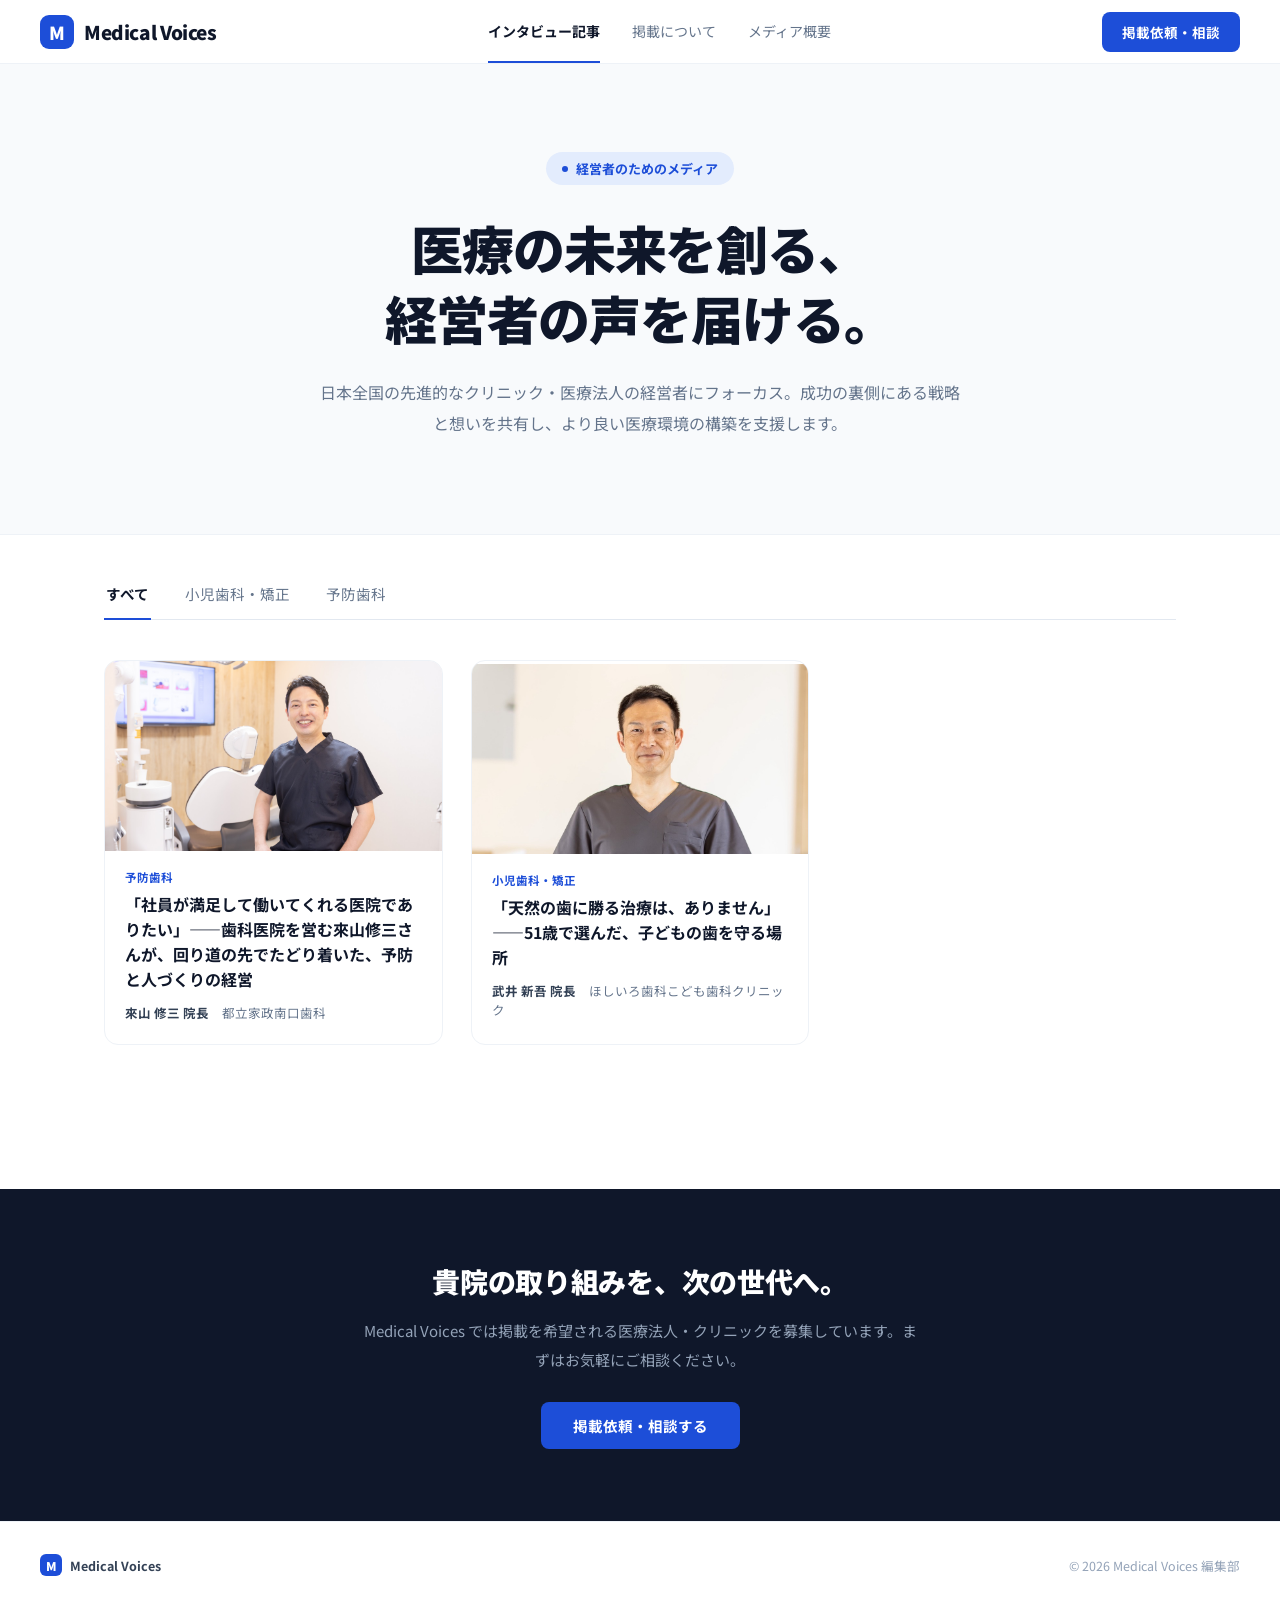
<file: index.html>
<!DOCTYPE html>
<html lang="ja">
<head>
<meta charset="utf-8">
<meta name="viewport" content="width=device-width, initial-scale=1">
<title>Medical Voices｜医療の未来を創る、経営者の声を届ける。</title>
<link rel="icon" href="data:image/svg+xml,%3Csvg xmlns='http://www.w3.org/2000/svg' viewBox='0 0 32 32'%3E%3Crect width='32' height='32' rx='7' fill='%231d4ed8'/%3E%3Ctext x='16' y='23' font-family='Arial,sans-serif' font-weight='900' font-size='19' fill='%23fff' text-anchor='middle'%3EM%3C/text%3E%3C/svg%3E">
<meta name="description" content="日本全国の先進的なクリニック・医療法人の経営者にフォーカス。成功の裏側にある戦略と想いを共有し、より良い医療環境の構築を支援するインタビューメディア。">
<link rel="preconnect" href="https://fonts.googleapis.com">
<link href="https://fonts.googleapis.com/css2?family=Noto+Sans+JP:wght@400;500;700;900&display=swap" rel="stylesheet">
<link rel="stylesheet" href="css/style.css?v=0adb68a6">
</head>
<body>

<header class="site-header">
  <div class="site-logo" id="logo-link">
    <div class="site-logo-mark">M</div>
    <div class="site-logo-text">Medical Voices</div>
  </div>
  <nav class="site-nav">
    <button type="button" id="nav-home">インタビュー記事</button>
    <button type="button" id="nav-about">掲載について</button>
    <button type="button" id="nav-media">メディア概要</button>
  </nav>
  <button type="button" class="header-cta" id="header-cta">掲載依頼・相談</button>
</header>

<main>

  <!-- Home view -->
  <section id="view-home">
    <div class="hero">
      <div class="hero-eyebrow"><span class="hero-eyebrow-dot"></span>経営者のためのメディア</div>
      <h1 class="hero-title">医療の未来を創る、<br>経営者の声を届ける。</h1>
      <p class="hero-desc">日本全国の先進的なクリニック・医療法人の経営者にフォーカス。成功の裏側にある戦略と想いを共有し、より良い医療環境の構築を支援します。</p>
    </div>

    <div class="tab-bar-wrap">
      <div id="tab-bar" class="tab-bar"></div>
    </div>

    <div id="featured-grid" class="featured-grid"></div>

    <div id="article-grid" class="article-grid"></div>

    <div id="no-results" class="no-results"></div>

    <div class="home-cta">
      <div class="home-cta-title">貴院の取り組みを、次の世代へ。</div>
      <p class="home-cta-desc">Medical Voices では掲載を希望される医療法人・クリニックを募集しています。まずはお気軽にご相談ください。</p>
      <button type="button" class="home-cta-button" id="home-cta-button">掲載依頼・相談する</button>
    </div>
  </section>

  <!-- Article view -->
  <section id="view-article" class="article-view is-hidden">
    <button type="button" class="article-back" id="article-back-link">← インタビュー記事一覧へ戻る</button>
    <div class="card-category" id="article-category"></div>
    <h1 class="article-title" id="article-title"></h1>
    <div class="article-byline-row">
      <div class="avatar" id="article-avatar"></div>
      <div>
        <div class="article-byline-name" id="article-person"></div>
        <div class="article-byline-meta" id="article-meta"></div>
      </div>
    </div>
    <div class="article-hero" id="article-hero"></div>
    <p class="article-lead" id="article-lead"></p>
    <div class="article-body" id="article-body"></div>
    <div class="article-profile-box">
      <div class="article-profile-label">PROFILE</div>
      <div class="article-profile-name" id="article-profile-name"></div>
      <p class="article-profile-text" id="article-profile-text"></p>
    </div>
  </section>

  <!-- About / contact view -->
  <section id="view-about" class="static-view is-hidden">
    <div class="card-category">掲載について</div>
    <h1>掲載のご依頼・ご相談</h1>
    <p>Medical Voices では、先進的な取り組みを行う医療法人・クリニックの経営者インタビューを随時掲載しています。取材から記事制作・公開まで、編集部が一貫してサポートします。</p>
    <div class="steps-grid">
      <div class="step-card">
        <div class="step-num">01</div>
        <div class="step-title">お問い合わせ</div>
        <div class="step-desc">フォームより掲載希望の旨をご連絡ください。</div>
      </div>
      <div class="step-card">
        <div class="step-num">02</div>
        <div class="step-title">取材・撮影</div>
        <div class="step-desc">オンラインまたは訪問にてインタビューを実施します。</div>
      </div>
      <div class="step-card">
        <div class="step-num">03</div>
        <div class="step-title">記事公開</div>
        <div class="step-desc">ご確認をいただいたのち、記事を公開します。</div>
      </div>
    </div>
    <form class="contact-box" id="contact-form">
      <div class="contact-box-title">お問い合わせフォーム</div>
      <input type="text" placeholder="法人・クリニック名" required>
      <input type="text" placeholder="ご担当者名" required>
      <input type="email" placeholder="メールアドレス" required>
      <textarea placeholder="ご相談内容" rows="4"></textarea>
      <button type="submit" class="contact-submit" id="contact-submit">送信する</button>
    </form>
  </section>

  <!-- Media overview view -->
  <section id="view-media" class="static-view is-hidden">
    <div class="card-category">メディア概要</div>
    <h1>Medical Voices とは</h1>
    <p>Medical Voices は、医療法人・クリニックの経営者の声を届けるインタビューメディアです。経営戦略、組織づくり、地域医療への想い——現場のリアルな知見を発信し、医療業界全体の発展に貢献します。</p>
    <div class="media-table">
      <div class="k">メディア名</div>
      <div class="v">Medical Voices（メディカルボイス）</div>
      <div class="k">対象</div>
      <div class="v">医療法人・クリニックの経営者、医療従事者</div>
      <div class="k">主なテーマ</div>
      <div class="v">DX / 経営戦略、ホスピタリティ、在宅医療、自由診療</div>
      <div class="k row-last">運営</div>
      <div class="v row-last">Medical Voices 編集部</div>
    </div>
  </section>

</main>

<footer class="site-footer">
  <div class="site-footer-brand">
    <div class="site-footer-mark">M</div>
    <span class="site-footer-name">Medical Voices</span>
  </div>
  <div>© 2026 Medical Voices 編集部</div>
</footer>

<script src="js/main.js?v=0adb68a6"></script>
</body>
</html>
</file>
<file: css/style.css>
:root {
  --blue: #1d4ed8;
  --blue-hover: #1e40af;
  --blue-soft: #e3ecfd;
  --dark: #0f172a;
  --bg-soft: #f8fafc;
  --border: #eef2f7;
  --border-strong: #e2e8f0;
  --border-input: #dbe3ee;
  --text-muted: #64748b;
  --text-body: #334155;
  --accent-orange: #f97316;
}

* { box-sizing: border-box; }

body {
  margin: 0;
  background: #ffffff;
  font-family: 'Noto Sans JP', sans-serif;
  color: var(--dark);
  -webkit-font-smoothing: antialiased;
}

a { color: var(--blue); text-decoration: none; }
a:hover { color: var(--blue-hover); }

.is-hidden { display: none !important; }

/* ---- Header ---- */
.site-header {
  position: sticky;
  top: 0;
  z-index: 50;
  background: #ffffff;
  border-bottom: 1px solid var(--border);
  padding: 0 40px;
  display: flex;
  align-items: center;
  justify-content: space-between;
  height: 64px;
}
.site-logo {
  display: flex;
  align-items: center;
  gap: 10px;
  cursor: pointer;
}
.site-logo-mark {
  width: 34px;
  height: 34px;
  border-radius: 9px;
  background: var(--blue);
  color: #fff;
  display: flex;
  align-items: center;
  justify-content: center;
  font-weight: 900;
  font-size: 18px;
  flex: 0 0 auto;
}
.site-logo-text {
  font-weight: 900;
  font-size: 19px;
  letter-spacing: -0.02em;
  color: var(--dark);
}
.site-nav {
  display: flex;
  gap: 32px;
  align-items: center;
  font-size: 14px;
}
.site-nav button {
  cursor: pointer;
  padding: 20px 0;
  font-weight: 400;
  color: var(--text-muted);
  border: none;
  border-bottom: 2px solid transparent;
  background: none;
  font: inherit;
  font-family: inherit;
}
.site-nav button.is-active {
  font-weight: 700;
  color: var(--dark);
  border-bottom-color: var(--blue);
}
.header-cta {
  background: var(--blue);
  color: #fff;
  font-size: 13.5px;
  font-weight: 700;
  padding: 10px 20px;
  border-radius: 8px;
  cursor: pointer;
  border: none;
  font-family: inherit;
  flex: 0 0 auto;
}
.header-cta:hover { background: var(--blue-hover); }

/* ---- Home: hero ---- */
.hero {
  background: var(--bg-soft);
  border-bottom: 1px solid var(--border);
  padding: 88px 24px 96px;
  text-align: center;
}
.hero-eyebrow {
  display: inline-flex;
  align-items: center;
  gap: 8px;
  background: var(--blue-soft);
  color: var(--blue);
  font-size: 13px;
  font-weight: 700;
  padding: 7px 16px;
  border-radius: 999px;
}
.hero-eyebrow-dot {
  width: 6px;
  height: 6px;
  border-radius: 50%;
  background: var(--blue);
  display: inline-block;
}
.hero-title {
  font-size: 52px;
  font-weight: 900;
  letter-spacing: -0.02em;
  line-height: 1.35;
  margin: 28px 0 24px;
}
.hero-desc {
  max-width: 640px;
  margin: 0 auto;
  font-size: 16px;
  line-height: 1.9;
  color: var(--text-muted);
}

/* ---- Home: category tabs ---- */
.tab-bar-wrap {
  max-width: 1120px;
  margin: 0 auto;
  padding: 48px 24px 0;
}
.tab-bar {
  display: flex;
  gap: 32px;
  border-bottom: 1px solid var(--border-strong);
  flex-wrap: wrap;
}
.tab-chip {
  cursor: pointer;
  padding: 0 2px 14px;
  font-size: 14.5px;
  font-weight: 400;
  color: var(--text-muted);
  border: none;
  border-bottom: 2px solid transparent;
  margin-bottom: -1px;
  background: none;
  font-family: inherit;
}
.tab-chip.is-active {
  font-weight: 700;
  color: var(--dark);
  border-bottom-color: var(--blue);
}

/* ---- Home: featured (2-col) ---- */
.featured-grid {
  max-width: 1120px;
  margin: 0 auto;
  padding: 36px 24px 0;
  display: grid;
  grid-template-columns: 1fr 1fr;
  gap: 28px;
}
.featured-card {
  cursor: pointer;
  position: relative;
  border-radius: 16px;
  overflow: hidden;
  background: #fff;
  display: flex;
  flex-direction: column;
  border: none;
  text-align: left;
  padding: 0;
  font: inherit;
  font-family: inherit;
  color: inherit;
}
.featured-card-media {
  position: relative;
  width: 100%;
  height: 340px;
  flex: 0 0 340px;
  background: #f1f5f9;
}
.featured-card-media img,
.featured-card-media .ph-img {
  width: 100%;
  height: 100%;
  object-fit: cover;
}
.featured-badge {
  position: absolute;
  top: 16px;
  left: 16px;
  background: #fff;
  border-radius: 999px;
  padding: 6px 14px;
  font-size: 12px;
  font-weight: 700;
  display: flex;
  align-items: center;
  gap: 6px;
  pointer-events: none;
  box-shadow: 0 1px 4px rgba(15, 23, 42, 0.12);
}
.featured-badge-dot {
  width: 6px;
  height: 6px;
  border-radius: 50%;
  background: var(--accent-orange);
  display: inline-block;
}
.featured-card-body {
  flex: 1;
  padding: 22px 24px 26px;
  background: #fff;
  border: 1px solid var(--border);
  border-top: none;
  border-radius: 0 0 16px 16px;
}
.card-category {
  font-size: 12px;
  font-weight: 700;
  color: var(--blue);
  margin-bottom: 8px;
}
.featured-card-title {
  font-size: 20px;
  font-weight: 900;
  line-height: 1.5;
  letter-spacing: -0.01em;
}
.card-byline {
  display: flex;
  align-items: center;
  gap: 10px;
  margin-top: 16px;
  font-size: 13px;
  color: var(--text-muted);
}
.avatar {
  width: 32px;
  height: 32px;
  flex: 0 0 32px;
  border-radius: 50%;
  overflow: hidden;
  background: var(--blue-soft);
  color: var(--blue);
  display: flex;
  align-items: center;
  justify-content: center;
  font-weight: 900;
  font-size: 13px;
}
.avatar img { width: 100%; height: 100%; object-fit: cover; }
.card-byline .person-name { font-weight: 700; color: var(--dark); }

/* ---- Home: article grid (3-col) ---- */
.article-grid {
  max-width: 1120px;
  margin: 0 auto;
  padding: 40px 24px 72px;
  display: grid;
  grid-template-columns: repeat(3, 1fr);
  gap: 28px;
}
.article-card {
  cursor: pointer;
  border: 1px solid var(--border);
  border-radius: 14px;
  overflow: hidden;
  background: #fff;
  padding: 0;
  text-align: left;
  font: inherit;
  font-family: inherit;
  color: inherit;
  display: block;
}
.article-card:hover { box-shadow: 0 8px 24px rgba(15, 23, 42, 0.08); }
.article-card-media { width: 100%; height: 190px; }
.article-card-media img,
.article-card-media .ph-img { width: 100%; height: 100%; object-fit: cover; }
.article-card-body { padding: 18px 20px 22px; }
.article-card-body .card-category { font-size: 11.5px; margin-bottom: 7px; }
.article-card-title {
  font-size: 16px;
  font-weight: 700;
  line-height: 1.55;
}
.article-card-meta {
  font-size: 12.5px;
  color: var(--text-muted);
  margin-top: 12px;
}
.article-card-meta .person-name { font-weight: 700; color: #334155; }

.no-results {
  max-width: 1120px;
  margin: 0 auto;
  padding: 0 24px 72px;
  text-align: center;
  color: var(--text-muted);
  font-size: 13px;
}

/* Placeholder image (no photo yet) */
.ph-img {
  position: relative;
  background: repeating-linear-gradient(135deg, #eef2f7, #eef2f7 12px, #f8fafc 12px, #f8fafc 24px);
  display: flex;
  align-items: center;
  justify-content: center;
  text-align: center;
}
.ph-img span {
  font: 11px/1.5 ui-monospace, Menlo, monospace;
  color: var(--text-muted);
  letter-spacing: .02em;
  background: rgba(255, 255, 255, .8);
  padding: 4px 10px;
  border-radius: 4px;
}

/* ---- Home: CTA ---- */
.home-cta {
  background: var(--dark);
  color: #fff;
  text-align: center;
  padding: 72px 24px;
}
.home-cta-title {
  font-size: 28px;
  font-weight: 900;
  letter-spacing: -0.01em;
}
.home-cta-desc {
  color: #94a3b8;
  font-size: 15px;
  line-height: 1.9;
  max-width: 560px;
  margin: 16px auto 28px;
}
.home-cta-button {
  display: inline-block;
  background: var(--blue);
  color: #fff;
  font-weight: 700;
  font-size: 14.5px;
  padding: 13px 32px;
  border-radius: 8px;
  cursor: pointer;
  border: none;
  font-family: inherit;
}
.home-cta-button:hover { background: #2563eb; }

/* ---- Article view ---- */
.article-view {
  max-width: 760px;
  margin: 0 auto;
  padding: 48px 24px 80px;
}
.article-back {
  font-size: 13.5px;
  color: var(--text-muted);
  cursor: pointer;
  margin-bottom: 28px;
  display: inline-block;
  background: none;
  border: none;
  padding: 0;
  font-family: inherit;
}
.article-back:hover { color: var(--blue); }
.article-title {
  font-size: 32px;
  font-weight: 900;
  line-height: 1.5;
  letter-spacing: -0.01em;
  margin: 0 0 20px;
}
.article-byline-row {
  display: flex;
  align-items: center;
  gap: 12px;
  padding-bottom: 28px;
  border-bottom: 1px solid var(--border);
  margin-bottom: 32px;
}
.article-byline-row .avatar { width: 44px; height: 44px; flex: 0 0 44px; font-size: 17px; }
.article-byline-name { font-size: 14.5px; font-weight: 700; }
.article-byline-meta { font-size: 12.5px; color: var(--text-muted); }
.article-hero {
  width: 100%;
  height: 460px;
  border-radius: 14px;
  overflow: hidden;
  margin-bottom: 36px;
  background: #f1f5f9;
}
.article-hero img { width: 100%; height: 100%; object-fit: cover; }
.article-hero .ph-img { height: 100%; }
.article-lead {
  font-size: 15.5px;
  line-height: 2.1;
  color: var(--text-body);
}
.qa-block { margin-top: 36px; }
.qa-question {
  display: flex;
  gap: 12px;
  align-items: baseline;
  margin-bottom: 14px;
}
.qa-q-label { flex: 0 0 auto; font-weight: 900; color: var(--blue); font-size: 15px; }
.qa-q-text { font-size: 17px; font-weight: 700; line-height: 1.7; }
.qa-answer { font-size: 15.5px; line-height: 2.1; color: var(--text-body); margin: 0; }
.article-section { margin-top: 44px; }
.article-section-heading {
  font-size: 22px;
  font-weight: 900;
  line-height: 1.6;
  letter-spacing: -0.01em;
  margin: 0 0 20px;
  padding-left: 14px;
  border-left: 4px solid var(--blue);
}
.article-body blockquote {
  margin: 24px 0;
  background: var(--bg-soft);
  border-radius: 12px;
  padding: 22px 26px;
  font-size: 16.5px;
  font-weight: 500;
  line-height: 2;
  color: var(--dark);
}
.article-body p {
  font-size: 15.5px;
  line-height: 2.1;
  color: var(--text-body);
  margin: 0 0 20px;
}
.article-profile-box {
  margin-top: 48px;
  background: var(--bg-soft);
  border: 1px solid var(--border);
  border-radius: 14px;
  padding: 24px 28px;
}
.article-profile-label {
  font-size: 13px;
  font-weight: 700;
  color: var(--text-muted);
  margin-bottom: 8px;
}
.article-profile-name { font-size: 14.5px; font-weight: 700; }
.article-profile-text {
  font-size: 13.5px;
  color: var(--text-muted);
  line-height: 1.9;
  margin: 8px 0 0;
}

/* ---- About view ---- */
.static-view {
  max-width: 760px;
  margin: 0 auto;
  padding: 64px 24px 80px;
}
.static-view .card-category { margin-bottom: 12px; }
.static-view h1 {
  font-size: 34px;
  font-weight: 900;
  letter-spacing: -0.01em;
  margin: 0 0 20px;
}
.static-view > p {
  font-size: 15.5px;
  line-height: 2;
  color: var(--text-body);
}
.steps-grid {
  display: grid;
  grid-template-columns: 1fr 1fr 1fr;
  gap: 20px;
  margin: 36px 0 44px;
}
.step-card { border: 1px solid var(--border); border-radius: 12px; padding: 22px; }
.step-num { font-size: 22px; font-weight: 900; color: var(--blue); }
.step-title { font-weight: 700; margin: 10px 0 6px; }
.step-desc { font-size: 13px; color: var(--text-muted); line-height: 1.8; }

.contact-box {
  background: var(--bg-soft);
  border: 1px solid var(--border);
  border-radius: 14px;
  padding: 32px;
  display: flex;
  flex-direction: column;
  gap: 16px;
}
.contact-box-title { font-size: 17px; font-weight: 900; }
.contact-box input,
.contact-box textarea {
  border: 1px solid var(--border-input);
  border-radius: 8px;
  padding: 12px 14px;
  font-size: 14px;
  font-family: inherit;
  width: 100%;
}
.contact-box textarea { resize: vertical; }
.contact-submit {
  background: var(--blue);
  color: #fff;
  text-align: center;
  font-weight: 700;
  font-size: 14.5px;
  padding: 13px;
  border-radius: 8px;
  cursor: pointer;
  border: none;
  font-family: inherit;
}
.contact-submit:hover { background: var(--blue-hover); }

/* ---- Media view ---- */
.media-table {
  display: grid;
  grid-template-columns: 1fr 1fr;
  gap: 0;
  border: 1px solid var(--border);
  border-radius: 12px;
  overflow: hidden;
  margin-top: 36px;
  font-size: 14px;
}
.media-table .k,
.media-table .v {
  padding: 16px 20px;
  border-bottom: 1px solid var(--border);
}
.media-table .k { background: var(--bg-soft); font-weight: 700; }
.media-table .row-last .k,
.media-table .row-last .v { border-bottom: none; }

/* ---- Footer ---- */
.site-footer {
  border-top: 1px solid var(--border);
  padding: 32px 40px;
  display: flex;
  align-items: center;
  justify-content: space-between;
  color: #94a3b8;
  font-size: 12.5px;
  flex-wrap: wrap;
  gap: 12px;
}
.site-footer-brand {
  display: flex;
  align-items: center;
  gap: 8px;
}
.site-footer-mark {
  width: 22px;
  height: 22px;
  border-radius: 6px;
  background: var(--blue);
  color: #fff;
  display: flex;
  align-items: center;
  justify-content: center;
  font-weight: 900;
  font-size: 12px;
}
.site-footer-name { font-weight: 700; color: #334155; }

/* ---- Responsive ---- */
@media (max-width: 900px) {
  .featured-grid { grid-template-columns: 1fr; }
  .article-grid { grid-template-columns: repeat(2, 1fr); }
}
@media (max-width: 640px) {
  .site-header { padding: 0 16px; }
  .site-logo-text { display: none; }
  .site-nav { gap: 16px; font-size: 12.5px; white-space: nowrap; }
  .site-nav button { padding: 20px 0; }
  /* Redundant on mobile: home has its own CTA banner, and 掲載について
     already links to the same page — dropping it gives the nav room to
     fit on one line without wrapping. */
  .header-cta { display: none; }
  .hero { padding: 56px 20px 64px; }
  .hero-title { font-size: 34px; }
  .tab-bar-wrap,
  .featured-grid,
  .article-grid,
  .no-results { padding-left: 20px; padding-right: 20px; }
  .article-grid { grid-template-columns: 1fr; }
  .article-view,
  .static-view { padding: 32px 20px 56px; }
  .article-title { font-size: 26px; }
  .article-hero { height: 260px; }
  .steps-grid { grid-template-columns: 1fr; }
  .media-table { grid-template-columns: 1fr; }
  .media-table .k { border-bottom: none; padding-bottom: 4px; }
  .media-table .v { padding-top: 4px; }
  .site-footer { padding: 24px 20px; justify-content: center; text-align: center; }
}
</file>
